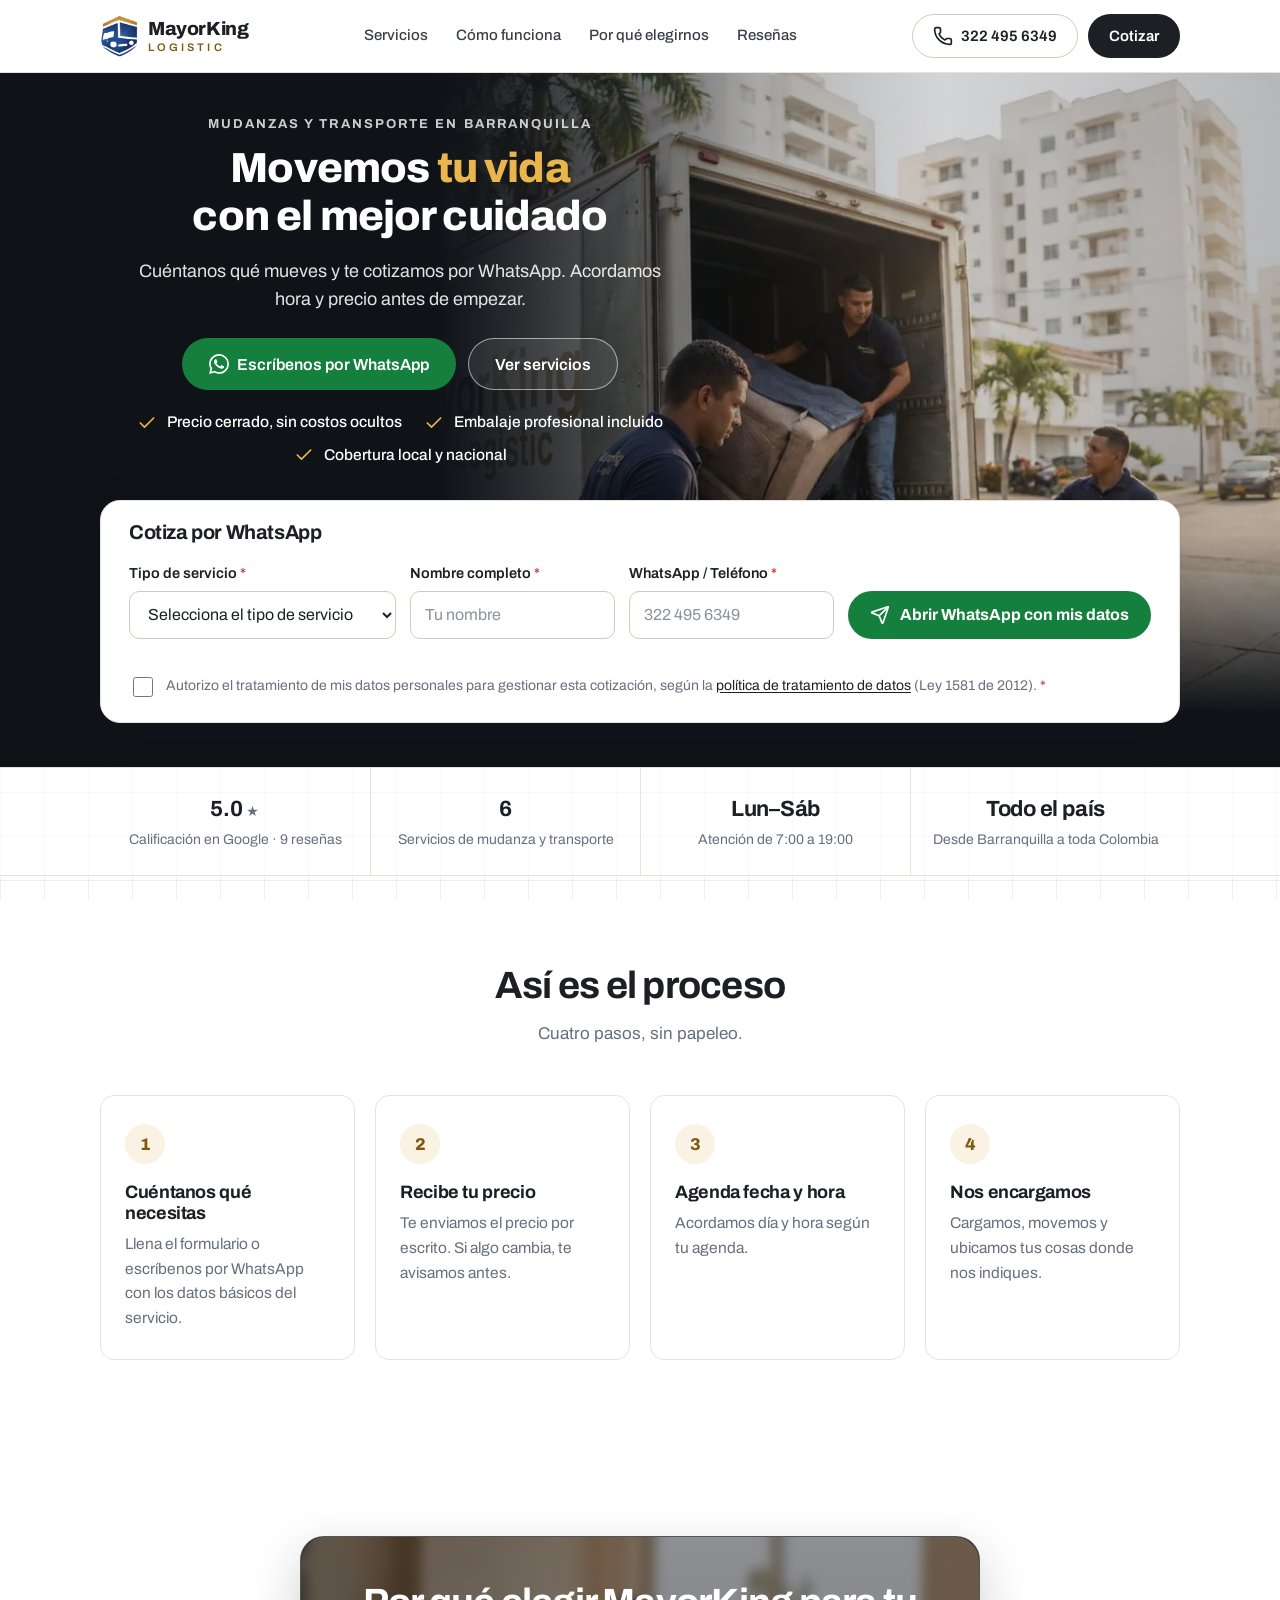
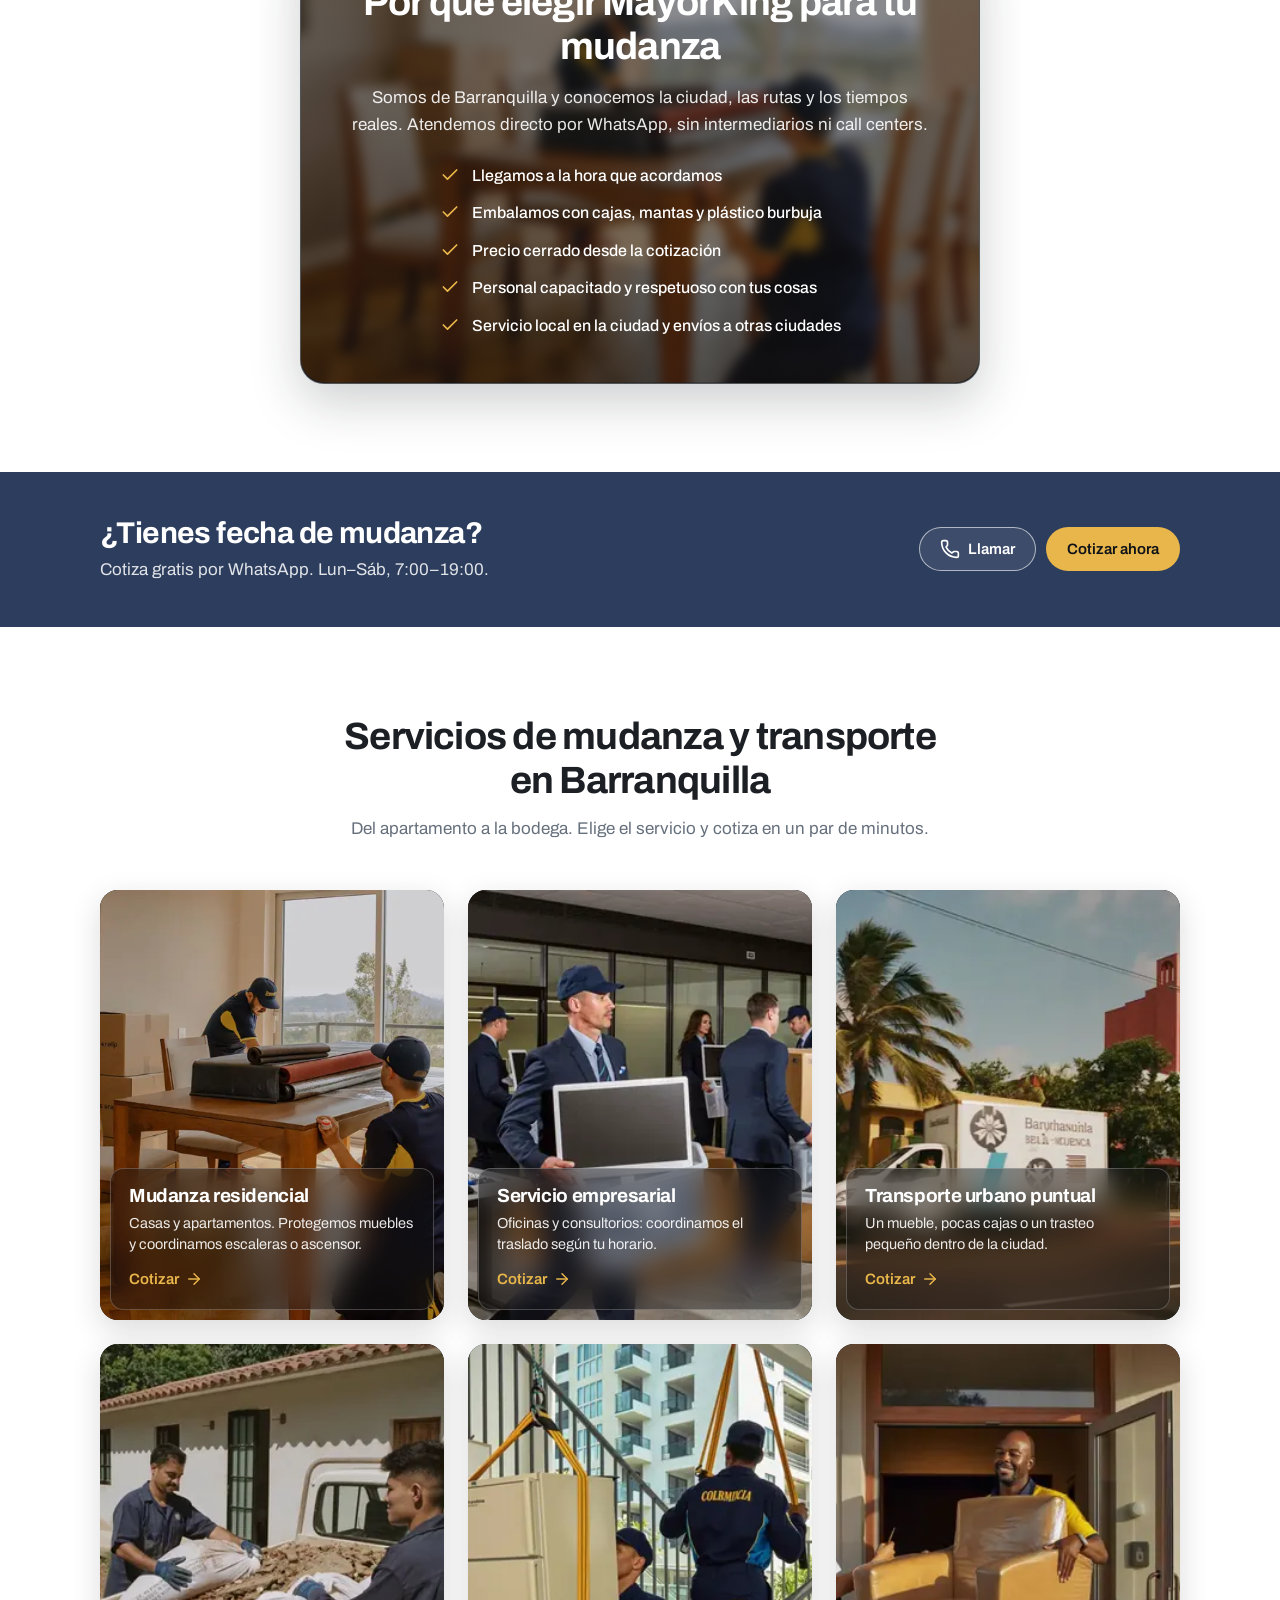
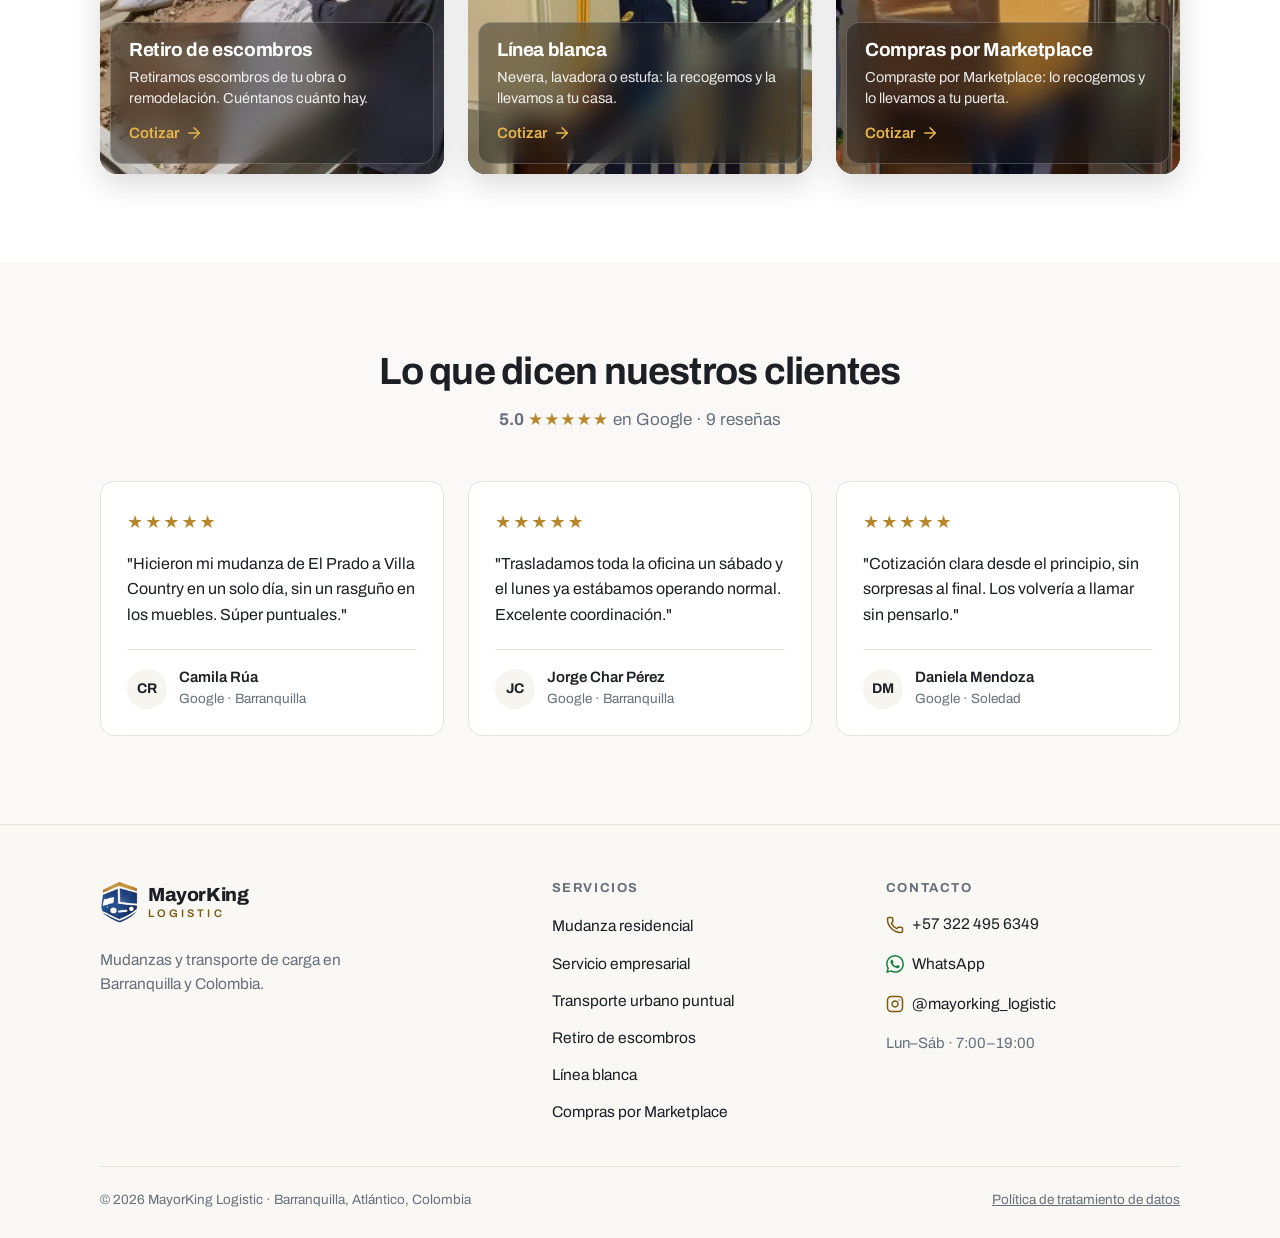
<file: index.html>
<!DOCTYPE html>
<html lang="es-CO">
<head>
  <meta charset="UTF-8">
  <meta name="viewport" content="width=device-width, initial-scale=1.0">
  <title>Mudanzas en Barranquilla y Transporte de Carga | MayorKing</title>
  <meta name="description" content="Mudanzas residenciales y empresariales, transporte de carga y retiro de escombros desde Barranquilla a toda Colombia. Cotiza gratis por WhatsApp.">
  <meta name="theme-color" content="#FFFFFF">
  <meta property="og:title" content="MayorKing Logistic — Mudanzas y Transporte en Barranquilla">
  <meta property="og:description" content="Mudanzas y transporte de carga en Barranquilla y toda Colombia. Precio cerrado y embalaje profesional incluido.">
  <meta property="og:image" content="https://mayorkinglogistic.com/assets/img/hero-operacion.jpg">
  <meta property="og:image:width" content="1200">
  <meta property="og:image:height" content="670">
  <meta property="og:image:alt" content="Equipo de MayorKing Logistic cargando un camión de mudanza en Barranquilla">
  <meta property="og:url" content="https://mayorkinglogistic.com/">
  <meta property="og:type" content="website">
  <meta property="og:locale" content="es_CO">
  <meta property="og:site_name" content="MayorKing Logistic">
  <meta name="twitter:card" content="summary_large_image">
  <meta name="twitter:title" content="MayorKing Logistic — Mudanzas y Transporte en Barranquilla">
  <meta name="twitter:description" content="Mudanzas y transporte de carga en Barranquilla. Cotiza por WhatsApp y acuerda hora y precio antes de empezar.">
  <meta name="twitter:image" content="https://mayorkinglogistic.com/assets/img/hero-operacion.jpg">
  <meta name="geo.region" content="CO-ATL">
  <meta name="geo.placename" content="Barranquilla">
  <meta name="robots" content="index, follow, max-image-preview:large">
  <link rel="canonical" href="https://mayorkinglogistic.com/">
  <link rel="alternate" hreflang="es-CO" href="https://mayorkinglogistic.com/">

  <link rel="preload" href="assets/fonts/archivo-var-latin.woff2" as="font" type="font/woff2" crossorigin>
  <link rel="preload" href="assets/img/hero-operacion.webp" as="image" type="image/webp" fetchpriority="high" imagesrcset="assets/img/hero-operacion-800.webp 800w, assets/img/hero-operacion.webp 1200w" imagesizes="(max-width: 960px) 100vw, 900px">

  <link rel="icon" type="image/png" sizes="48x48" href="assets/logo/favicon-48.png">
  <link rel="apple-touch-icon" href="assets/logo/apple-touch-icon.png">

  <link rel="stylesheet" href="css/style.css?v=7">

  <script type="application/ld+json">
  {
    "@context": "https://schema.org",
    "@type": "MovingCompany",
    "@id": "https://mayorkinglogistic.com/#empresa",
    "name": "MayorKing Logistic",
    "url": "https://mayorkinglogistic.com/",
    "logo": "https://mayorkinglogistic.com/assets/logo/apple-touch-icon.png",
    "image": "https://mayorkinglogistic.com/assets/img/hero-operacion.jpg",
    "description": "Mudanzas residenciales y empresariales, transporte de carga, retiro de escombros y entrega de compras en Barranquilla y toda Colombia.",
    "telephone": "+573224956349",
    "contactPoint": {
      "@type": "ContactPoint",
      "telephone": "+573224956349",
      "contactType": "customer service",
      "areaServed": "CO",
      "availableLanguage": "es"
    },
    "address": {
      "@type": "PostalAddress",
      "addressLocality": "Barranquilla",
      "addressRegion": "Atlántico",
      "addressCountry": "CO"
    },
    "areaServed": [
      { "@type": "AdministrativeArea", "name": "Atlántico" },
      { "@type": "Country", "name": "Colombia" }
    ],
    "openingHoursSpecification": [
      {
        "@type": "OpeningHoursSpecification",
        "dayOfWeek": [
          "Monday",
          "Tuesday",
          "Wednesday",
          "Thursday",
          "Friday",
          "Saturday"
        ],
        "opens": "07:00",
        "closes": "19:00"
      }
    ],
    "sameAs": [
      "https://www.instagram.com/mayorking_logistic/"
    ],
    "hasOfferCatalog": {
      "@type": "OfferCatalog",
      "name": "Servicios",
      "itemListElement": [
        {
          "@type": "Offer",
          "itemOffered": {
            "@type": "Service",
            "name": "Mudanza residencial"
          }
        },
        {
          "@type": "Offer",
          "itemOffered": {
            "@type": "Service",
            "name": "Servicio empresarial y traslado de equipos"
          }
        },
        {
          "@type": "Offer",
          "itemOffered": {
            "@type": "Service",
            "name": "Transporte urbano puntual"
          }
        },
        {
          "@type": "Offer",
          "itemOffered": {
            "@type": "Service",
            "name": "Retiro de escombros"
          }
        },
        {
          "@type": "Offer",
          "itemOffered": {
            "@type": "Service",
            "name": "Transporte de línea blanca"
          }
        },
        {
          "@type": "Offer",
          "itemOffered": {
            "@type": "Service",
            "name": "Compras por Marketplace"
          }
        }
      ]
    }
  }
  </script>
</head>
<body>
<svg xmlns="http://www.w3.org/2000/svg" class="sprite" width="0" height="0" aria-hidden="true" focusable="false">
<symbol id="i-arrow-right" viewBox="0 0 24 24"><path d="M5 12h14" /> <path d="m12 5 7 7-7 7" /></symbol>
<symbol id="i-check" viewBox="0 0 24 24"><path d="M20 6 9 17l-5-5" /></symbol>
<symbol id="i-instagram" viewBox="0 0 24 24"><rect width="20" height="20" x="2" y="2" rx="5" ry="5"/><path d="M16 11.37A4 4 0 1 1 12.63 8 4 4 0 0 1 16 11.37z"/><line x1="17.5" x2="17.51" y1="6.5" y2="6.5"/></symbol>
<symbol id="i-menu" viewBox="0 0 24 24"><path d="M4 5h16" /> <path d="M4 12h16" /> <path d="M4 19h16" /></symbol>
<symbol id="i-x" viewBox="0 0 24 24"><path d="M18 6 6 18" /> <path d="m6 6 12 12" /></symbol>
<symbol id="i-whatsapp" viewBox="0 0 24 24"><path d="M17.472 14.382c-.297-.149-1.758-.867-2.03-.967-.273-.099-.471-.148-.67.15-.197.297-.767.966-.94 1.164-.173.199-.347.223-.644.075-.297-.15-1.255-.463-2.39-1.475-.883-.788-1.48-1.761-1.653-2.059-.173-.297-.018-.458.13-.606.134-.133.298-.347.446-.52.149-.174.198-.298.298-.497.099-.198.05-.371-.025-.52-.075-.149-.669-1.612-.916-2.207-.242-.579-.487-.5-.669-.51-.173-.008-.371-.01-.57-.01-.198 0-.52.074-.792.372-.272.297-1.04 1.016-1.04 2.479 0 1.462 1.065 2.875 1.213 3.074.149.198 2.096 3.2 5.077 4.487.709.306 1.262.489 1.694.625.712.227 1.36.195 1.871.118.571-.085 1.758-.719 2.006-1.413.248-.694.248-1.289.173-1.413-.074-.124-.272-.198-.57-.347m-5.421 7.403h-.004a9.87 9.87 0 01-5.031-1.378l-.361-.214-3.741.982.998-3.648-.235-.374a9.86 9.86 0 01-1.51-5.26c.001-5.45 4.436-9.884 9.888-9.884 2.64 0 5.122 1.03 6.988 2.898a9.825 9.825 0 012.893 6.994c-.003 5.45-4.437 9.884-9.885 9.884m8.413-18.297A11.815 11.815 0 0012.05 0C5.495 0 .16 5.335.157 11.892c0 2.096.547 4.142 1.588 5.945L.057 24l6.305-1.654a11.882 11.882 0 005.683 1.448h.005c6.554 0 11.89-5.335 11.893-11.893a11.821 11.821 0 00-3.48-8.413Z"/></symbol>
<symbol id="i-phone" viewBox="0 0 24 24"><path d="M13.832 16.568a1 1 0 0 0 1.213-.303l.355-.465A2 2 0 0 1 17 15h3a2 2 0 0 1 2 2v3a2 2 0 0 1-2 2A18 18 0 0 1 2 4a2 2 0 0 1 2-2h3a2 2 0 0 1 2 2v3a2 2 0 0 1-.8 1.6l-.468.351a1 1 0 0 0-.292 1.233 14 14 0 0 0 6.392 6.384" /></symbol>
<symbol id="i-send" viewBox="0 0 24 24"><path d="M14.536 21.686a.5.5 0 0 0 .937-.024l6.5-19a.496.496 0 0 0-.635-.635l-19 6.5a.5.5 0 0 0-.024.937l7.93 3.18a2 2 0 0 1 1.112 1.11z" /> <path d="m21.854 2.147-10.94 10.939" /></symbol>
</svg>

  <a href="#main-content" class="skip-link">Ir al contenido principal</a>

  <!-- ── HEADER ── -->
  <header class="site-header">
    <div class="container nav-inner">
      <a href="#hero" class="brand" aria-label="MayorKing Logistic — inicio">
        <span class="brand-mark"><img src="assets/logo/logo-mayorking.webp" alt="" width="38" height="42"></span>
        <span class="brand-text">
          <span class="brand-name">MayorKing</span>
          <span class="brand-sub">Logistic</span>
        </span>
      </a>

      <nav class="nav-links" aria-label="Navegación principal">
        <a href="#servicios">Servicios</a>
        <a href="#como-funciona">Cómo funciona</a>
        <a href="#por-que-elegirnos">Por qué elegirnos</a>
        <a href="#testimonios">Reseñas</a>
      </nav>

      <div class="nav-actions">
        <a href="tel:+573224956349" class="btn btn-line nav-call" aria-label="Llamar al 322 495 6349">
          <svg class="icon" aria-hidden="true" focusable="false"><use href="#i-phone"/></svg> 322&nbsp;495&nbsp;6349
        </a>
        <a href="#cotizar" class="btn btn-dark nav-cta">Cotizar</a>
        <button id="menu-toggle" type="button" aria-label="Abrir menú" aria-expanded="false" aria-controls="mobile-menu">
          <svg class="icon icon-open" aria-hidden="true" focusable="false"><use href="#i-menu"/></svg>
          <svg class="icon icon-close" aria-hidden="true" focusable="false"><use href="#i-x"/></svg>
        </button>
      </div>
    </div>

    <nav id="mobile-menu" class="hidden" aria-label="Menú móvil">
      <a href="#servicios">Servicios</a>
      <a href="#como-funciona">Cómo funciona</a>
      <a href="#por-que-elegirnos">Por qué elegirnos</a>
      <a href="#testimonios">Reseñas</a>
      <a href="tel:+573224956349" class="btn btn-line mm-call" aria-label="Llamar ahora a MayorKing Logistic"><svg class="icon" aria-hidden="true" focusable="false"><use href="#i-phone"/></svg> Llamar ahora</a>
    </nav>
  </header>

  <main id="main-content">

  <!-- ── HERO ── -->
  <section id="hero" class="hero">

      <figure class="hero-photo">
        <img src="assets/img/hero-operacion.webp" srcset="assets/img/hero-operacion-800.webp 800w, assets/img/hero-operacion.webp 1200w" sizes="(max-width: 960px) 100vw, 900px" alt="Equipo de MayorKing Logistic cargando un camión de mudanza en Barranquilla" width="1200" height="670" fetchpriority="high" decoding="async">
      </figure>
    <div class="container hero-grid">
      <div class="hero-copy">
        <h1><span class="hero-kicker">Mudanzas y transporte en Barranquilla</span>Movemos <em>tu vida</em> con el mejor cuidado</h1>
        <p class="hero-lead">
          Cuéntanos qué mueves y te cotizamos por WhatsApp. Acordamos hora y precio antes de empezar.
        </p>
        <div class="hero-ctas">
          <a href="https://wa.me/message/2OT4D4LKJHDZN1" target="_blank" rel="noopener" class="btn btn-wa btn-lg">
            <svg class="icon icon-wa" aria-hidden="true" focusable="false"><use href="#i-whatsapp"/></svg> Escríbenos por WhatsApp
          </a>
          <a href="#servicios" class="btn btn-line btn-lg">Ver servicios</a>
        </div>
        <ul class="hero-points">
          <li><svg class="icon" aria-hidden="true" focusable="false"><use href="#i-check"/></svg> Precio cerrado, sin costos ocultos</li>
          <li><svg class="icon" aria-hidden="true" focusable="false"><use href="#i-check"/></svg> Embalaje profesional incluido</li>
          <li><svg class="icon" aria-hidden="true" focusable="false"><use href="#i-check"/></svg> Cobertura local y nacional</li>
        </ul>
      </div>

      <a href="#cotizar" class="hero-down" aria-label="Ir al cotizador">
        <svg class="icon" aria-hidden="true" focusable="false"><use href="#i-arrow-right"/></svg>
      </a>
    </div>

    <div id="cotizar" class="container quote-wrap">
      <form id="form-cotizacion" class="quote-bar" novalidate>
        <h2 class="quote-tab">Cotiza por WhatsApp</h2>
        <div class="quote-main">
          <div class="field">
          <label for="tipo-servicio">Tipo de servicio <span class="req" aria-hidden="true">*</span></label>
          <select id="tipo-servicio" name="tipo_servicio" required class="mk-input">
            <option value="" disabled selected>Selecciona el tipo de servicio</option>
            <option>Mudanza residencial</option>
            <option>Servicio empresarial / traslado de equipos</option>
            <option>Transporte urbano puntual</option>
            <option>Retiro de escombros</option>
            <option>Compra y transporte de línea blanca</option>
            <option>Compras por Marketplace</option>
          </select>
        </div>
          <div class="field">
            <label for="nombre-cliente">Nombre completo <span class="req" aria-hidden="true">*</span></label>
            <input type="text" maxlength="120" id="nombre-cliente" name="nombre" required placeholder="Tu nombre" class="mk-input" autocomplete="name">
          </div>
          <div class="field">
            <label for="telefono-cliente">WhatsApp / Teléfono <span class="req" aria-hidden="true">*</span></label>
            <input type="tel" id="telefono-cliente" name="telefono" required maxlength="20" inputmode="tel" placeholder="322 495 6349" class="mk-input" autocomplete="tel">
          </div>
          <button type="submit" id="btn-cotizar">
            <svg class="icon" aria-hidden="true" focusable="false"><use href="#i-send"/></svg>
            <span>Abrir WhatsApp con mis datos</span>
          </button>
        </div>

        <div class="quote-details">
<!-- Grupo 1: Mudanza residencial -->
        <div class="grupo-servicio hidden" data-servicio="Mudanza residencial">
          <div class="field">
            <label for="recogida-res">Punto de recogida</label>
            <input type="text" maxlength="120" id="recogida-res" data-label="📍 Punto de recogida" placeholder="Dirección origen" class="mk-input">
          </div>
          <div class="field">
            <label for="entrega-res">Punto de entrega</label>
            <input type="text" maxlength="120" id="entrega-res" data-label="📍 Punto de entrega" placeholder="Dirección destino" class="mk-input">
          </div>
          <div class="field">
            <label for="fecha-res">Fecha del servicio</label>
            <input type="date" id="fecha-res" data-label="📅 Fecha del servicio" class="mk-input">
          </div>
          <div class="field">
            <label for="vivienda-res">Tipo de vivienda y piso</label>
            <input type="text" maxlength="120" id="vivienda-res" data-label="🏢 Tipo de vivienda y piso" placeholder="Ej: Apartamento piso 3" class="mk-input">
          </div>
          <div class="field">
            <label for="ascensor-res">¿Tiene ascensor?</label>
            <select id="ascensor-res" data-label="🛗 ¿Tiene ascensor?" class="mk-input">
              <option value="" disabled selected>Selecciona</option>
              <option>Sí</option><option>No</option>
            </select>
          </div>
          <div class="field">
            <label for="cantidad-res">Cantidad aproximada de muebles y cajas</label>
            <input type="text" maxlength="120" id="cantidad-res" data-label="📦 Cantidad aproximada de muebles y cajas" placeholder="Ej: 10 cajas, 5 muebles" class="mk-input">
          </div>
        </div>

        <!-- Grupo 2: Servicio empresarial -->
        <div class="grupo-servicio hidden" data-servicio="Servicio empresarial / traslado de equipos">
          <div class="field">
            <label for="empresa-emp">Nombre de la empresa</label>
            <input type="text" maxlength="120" id="empresa-emp" data-label="🏢 Nombre de la empresa" class="mk-input">
          </div>
          <div class="field">
            <label for="recogida-emp">Dirección de recogida</label>
            <input type="text" maxlength="120" id="recogida-emp" data-label="📍 Dirección de recogida" class="mk-input">
          </div>
          <div class="field">
            <label for="entrega-emp">Dirección de entrega</label>
            <input type="text" maxlength="120" id="entrega-emp" data-label="📍 Dirección de entrega" class="mk-input">
          </div>
          <div class="field">
            <label for="equipos-emp">Tipo de equipos o materiales</label>
            <input type="text" maxlength="120" id="equipos-emp" data-label="📦 Tipo de equipos o materiales" class="mk-input">
          </div>
          <div class="field">
            <label for="volumen-emp">Cantidad o volumen aproximado</label>
            <input type="text" maxlength="120" id="volumen-emp" data-label="⚖️ Cantidad o volumen aproximado" class="mk-input">
          </div>
          <div class="field-row">
            <div class="field">
              <label for="fecha-emp">Fecha</label>
              <input type="date" id="fecha-emp" data-label="📅 Fecha" class="mk-input">
            </div>
            <div class="field">
              <label for="horario-emp">Horario</label>
              <input type="time" id="horario-emp" data-label="🕐 Horario" class="mk-input">
            </div>
          </div>
        </div>

        <!-- Grupo 3: Transporte urbano puntual -->
        <div class="grupo-servicio hidden" data-servicio="Transporte urbano puntual">
          <div class="field">
            <label for="recogida-urb">Punto de recogida</label>
            <input type="text" maxlength="120" id="recogida-urb" data-label="📍 Punto de recogida" class="mk-input">
          </div>
          <div class="field">
            <label for="entrega-urb">Punto de entrega</label>
            <input type="text" maxlength="120" id="entrega-urb" data-label="📍 Punto de entrega" class="mk-input">
          </div>
          <div class="field">
            <label for="que-urb">¿Qué se va a transportar?</label>
            <input type="text" maxlength="120" id="que-urb" data-label="📦 ¿Qué se va a transportar?" class="mk-input">
          </div>
          <div class="field-row">
            <div class="field">
              <label for="fecha-urb">Fecha</label>
              <input type="date" id="fecha-urb" data-label="📅 Fecha" class="mk-input">
            </div>
            <div class="field">
              <label for="hora-urb">Hora</label>
              <input type="time" id="hora-urb" data-label="🕐 Hora" class="mk-input">
            </div>
          </div>
        </div>

        <!-- Grupo 4: Retiro de escombros -->
        <div class="grupo-servicio hidden" data-servicio="Retiro de escombros">
          <div class="field">
            <label for="direccion-esc">Dirección del servicio</label>
            <input type="text" maxlength="120" id="direccion-esc" data-label="📍 Dirección del servicio" class="mk-input">
          </div>
          <div class="field">
            <label for="cantidad-esc">Cantidad aproximada de escombros</label>
            <input type="text" maxlength="120" id="cantidad-esc" data-label="🗑️ Cantidad aproximada de escombros" class="mk-input">
          </div>
          <div class="field">
            <label for="vehiculo-esc">¿Requiere volqueta o camión?</label>
            <select id="vehiculo-esc" data-label="🚚 ¿Requiere volqueta o camión?" class="mk-input">
              <option value="" disabled selected>Selecciona</option>
              <option>Volqueta</option><option>Camión</option>
            </select>
          </div>
          <div class="field">
            <label for="fecha-esc">Fecha</label>
            <input type="date" id="fecha-esc" data-label="📅 Fecha" class="mk-input">
          </div>
        </div>

        <!-- Grupo 5: Línea blanca -->
        <div class="grupo-servicio hidden" data-servicio="Compra y transporte de línea blanca">
          <div class="field">
            <label for="equipo-lb">¿Qué equipo vas a comprar?</label>
            <input type="text" maxlength="120" id="equipo-lb" data-label="🛒 ¿Qué equipo vas a comprar?" placeholder="Ej: nevera, lavadora…" class="mk-input">
          </div>
          <div class="field">
            <label for="compra-lb">Dirección de compra</label>
            <input type="text" maxlength="120" id="compra-lb" data-label="📍 Dirección de compra" class="mk-input">
          </div>
          <div class="field">
            <label for="entrega-lb">Dirección de entrega</label>
            <input type="text" maxlength="120" id="entrega-lb" data-label="📍 Dirección de entrega" class="mk-input">
          </div>
          <div class="field">
            <label for="piso-lb">Piso y ascensor en destino</label>
            <input type="text" maxlength="120" id="piso-lb" data-label="🏢 Piso y ascensor en destino" class="mk-input">
          </div>
          <div class="field">
            <label for="fecha-lb">Fecha</label>
            <input type="date" id="fecha-lb" data-label="📅 Fecha" class="mk-input">
          </div>
        </div>

        <!-- Grupo 6: Marketplace -->
        <div class="grupo-servicio hidden" data-servicio="Compras por Marketplace">
          <div class="field">
            <label for="vendedor-mp">Dirección del vendedor</label>
            <input type="text" maxlength="120" id="vendedor-mp" data-label="📍 Dirección del vendedor" class="mk-input">
          </div>
          <div class="field">
            <label for="entrega-mp">Dirección de entrega</label>
            <input type="text" maxlength="120" id="entrega-mp" data-label="📍 Dirección de entrega" class="mk-input">
          </div>
          <div class="field">
            <label for="producto-mp">¿Qué producto es?</label>
            <input type="text" maxlength="120" id="producto-mp" data-label="📦 ¿Qué producto es?" class="mk-input">
          </div>
          <div class="field">
            <label for="tamano-mp">Tamaño / peso aproximado</label>
            <input type="text" maxlength="120" id="tamano-mp" data-label="⚖️ Tamaño/peso aproximado" class="mk-input">
          </div>
          <div class="field-row">
            <div class="field">
              <label for="fecha-mp">Fecha</label>
              <input type="date" id="fecha-mp" data-label="📅 Fecha" class="mk-input">
            </div>
            <div class="field">
              <label for="hora-mp">Hora</label>
              <input type="time" id="hora-mp" data-label="🕐 Hora" class="mk-input">
            </div>
          </div>
        </div>
        </div>

        <label class="consent">
          <input type="checkbox" id="acepto-datos" name="acepto_datos" required>
          <span>Autorizo el tratamiento de mis datos personales para gestionar esta cotización, según la <a href="/politica-datos" target="_blank" rel="noopener">política de tratamiento de datos</a> (Ley 1581 de 2012). <span class="req" aria-hidden="true">*</span></span>
        </label>

        <div id="form-error" class="hidden" role="alert"></div>
      </form>
    </div>
  </section>

  <!-- ── CONFIANZA ── -->
  <section class="trust" aria-label="Datos de confianza">
    <div class="container trust-grid">
      <div class="trust-item"><b>5.0 <span class="stars" aria-hidden="true">★</span></b><span>Calificación en Google · 9 reseñas</span></div>
      <div class="trust-item"><b>6</b><span>Servicios de mudanza y transporte</span></div>
      <div class="trust-item"><b>Lun–Sáb</b><span>Atención de 7:00 a 19:00</span></div>
      <div class="trust-item"><b>Todo el país</b><span>Desde Barranquilla a toda Colombia</span></div>
    </div>
  </section>

  <!-- ── PASOS ── -->
  <section id="como-funciona" class="section">
    <div class="container">
      <div class="section-head">
        <h2>Así es el proceso</h2>
        <p>Cuatro pasos, sin papeleo.</p>
      </div>

      <ol class="steps">
        <li class="step">
          <span class="step-n">1</span>
          <h3>Cuéntanos qué necesitas</h3>
          <p>Llena el formulario o escríbenos por WhatsApp con los datos básicos del servicio.</p>
        </li>
        <li class="step">
          <span class="step-n">2</span>
          <h3>Recibe tu precio</h3>
          <p>Te enviamos el precio por escrito. Si algo cambia, te avisamos antes.</p>
        </li>
        <li class="step">
          <span class="step-n">3</span>
          <h3>Agenda fecha y hora</h3>
          <p>Acordamos día y hora según tu agenda.</p>
        </li>
        <li class="step">
          <span class="step-n">4</span>
          <h3>Nos encargamos</h3>
          <p>Cargamos, movemos y ubicamos tus cosas donde nos indiques.</p>
        </li>
      </ol>
    </div>
  </section>

  <!-- ── POR QUÉ ELEGIRNOS ── -->
  <section id="por-que-elegirnos" class="section why">
    <div class="container why-wrap">
      <div class="why-copy">
        <h2>Por qué elegir MayorKing para tu mudanza</h2>
        <p>Somos de Barranquilla y conocemos la ciudad, las rutas y los tiempos reales. Atendemos directo por WhatsApp, sin intermediarios ni call centers.</p>
        <ul class="checklist">
          <li><svg class="icon" aria-hidden="true" focusable="false"><use href="#i-check"/></svg> Llegamos a la hora que acordamos</li>
          <li><svg class="icon" aria-hidden="true" focusable="false"><use href="#i-check"/></svg> Embalamos con cajas, mantas y plástico burbuja</li>
          <li><svg class="icon" aria-hidden="true" focusable="false"><use href="#i-check"/></svg> Precio cerrado desde la cotización</li>
          <li><svg class="icon" aria-hidden="true" focusable="false"><use href="#i-check"/></svg> Personal capacitado y respetuoso con tus cosas</li>
          <li><svg class="icon" aria-hidden="true" focusable="false"><use href="#i-check"/></svg> Servicio local en la ciudad y envíos a otras ciudades</li>
        </ul>
      </div>
    </div>
  </section>

  <!-- ── BANDA CTA ── -->
  <section class="cta-band" aria-label="Llamado a la acción">
    <div class="container cta-inner">
      <div>
        <h2>¿Tienes fecha de mudanza?</h2>
        <p>Cotiza gratis por WhatsApp. Lun–Sáb, 7:00–19:00.</p>
      </div>
      <div class="cta-actions">
        <a href="tel:+573224956349" class="btn btn-line"><svg class="icon" aria-hidden="true" focusable="false"><use href="#i-phone"/></svg> Llamar</a>
        <a href="#cotizar" class="btn btn-dark">Cotizar ahora</a>
      </div>
    </div>
  </section>

  <!-- ── SERVICIOS ── -->
  <section id="servicios" class="section services">
    <div class="container">
      <div class="section-head">
        <h2>Servicios de mudanza y transporte en Barranquilla</h2>
        <p>Del apartamento a la bodega. Elige el servicio y cotiza en un par de minutos.</p>
      </div>

      <div class="services-grid">

        <article class="svc-card">
          <div class="svc-media">
            <img src="assets/img/srv-residencial.webp" srcset="assets/img/srv-residencial-480.webp 480w, assets/img/srv-residencial.webp 800w" sizes="(max-width: 960px) 50vw, 344px" alt="Embaladores de MayorKing protegiendo muebles en un apartamento" width="800" height="600" loading="lazy" decoding="async">
          </div>
          <div class="svc-body">
            <h3>Mudanza residencial</h3>
            <p>Casas y apartamentos. Protegemos muebles y coordinamos escaleras o ascensor.</p>
            <a href="#cotizar" class="svc-link" data-servicio="Mudanza residencial">Cotizar <svg class="icon" aria-hidden="true" focusable="false"><use href="#i-arrow-right"/></svg></a>
          </div>
        </article>

        <article class="svc-card">
          <div class="svc-media">
            <img src="assets/img/srv-empresarial.webp" srcset="assets/img/srv-empresarial-480.webp 480w, assets/img/srv-empresarial.webp 800w" sizes="(max-width: 960px) 50vw, 344px" alt="Traslado de equipos de oficina embalados" width="800" height="600" loading="lazy" decoding="async">
          </div>
          <div class="svc-body">
            <h3>Servicio empresarial</h3>
            <p>Oficinas y consultorios: coordinamos el traslado según tu horario.</p>
            <a href="#cotizar" class="svc-link" data-servicio="Servicio empresarial / traslado de equipos">Cotizar <svg class="icon" aria-hidden="true" focusable="false"><use href="#i-arrow-right"/></svg></a>
          </div>
        </article>

        <article class="svc-card">
          <div class="svc-media">
            <img src="assets/img/srv-urbano.webp" srcset="assets/img/srv-urbano-480.webp 480w, assets/img/srv-urbano.webp 800w" sizes="(max-width: 960px) 50vw, 344px" alt="Furgón de transporte urbano en calle de Barranquilla" width="800" height="600" loading="lazy" decoding="async">
          </div>
          <div class="svc-body">
            <h3>Transporte urbano puntual</h3>
            <p>Un mueble, pocas cajas o un trasteo pequeño dentro de la ciudad.</p>
            <a href="#cotizar" class="svc-link" data-servicio="Transporte urbano puntual">Cotizar <svg class="icon" aria-hidden="true" focusable="false"><use href="#i-arrow-right"/></svg></a>
          </div>
        </article>

        <article class="svc-card">
          <div class="svc-media">
            <img src="assets/img/srv-escombros.webp" srcset="assets/img/srv-escombros-480.webp 480w, assets/img/srv-escombros.webp 800w" sizes="(max-width: 960px) 50vw, 344px" alt="Operarios cargando escombros en camión" width="800" height="600" loading="lazy" decoding="async">
          </div>
          <div class="svc-body">
            <h3>Retiro de escombros</h3>
            <p>Retiramos escombros de tu obra o remodelación. Cuéntanos cuánto hay.</p>
            <a href="#cotizar" class="svc-link" data-servicio="Retiro de escombros">Cotizar <svg class="icon" aria-hidden="true" focusable="false"><use href="#i-arrow-right"/></svg></a>
          </div>
        </article>

        <article class="svc-card">
          <div class="svc-media">
            <img src="assets/img/srv-lineablanca.webp" srcset="assets/img/srv-lineablanca-480.webp 480w, assets/img/srv-lineablanca.webp 800w" sizes="(max-width: 960px) 50vw, 344px" alt="Operarios transportando una nevera con correas de carga" width="800" height="600" loading="lazy" decoding="async">
          </div>
          <div class="svc-body">
            <h3>Línea blanca</h3>
            <p>Nevera, lavadora o estufa: la recogemos y la llevamos a tu casa.</p>
            <a href="#cotizar" class="svc-link" data-servicio="Compra y transporte de línea blanca">Cotizar <svg class="icon" aria-hidden="true" focusable="false"><use href="#i-arrow-right"/></svg></a>
          </div>
        </article>

        <article class="svc-card">
          <div class="svc-media">
            <img src="assets/img/srv-marketplace.webp" srcset="assets/img/srv-marketplace-480.webp 480w, assets/img/srv-marketplace.webp 800w" sizes="(max-width: 960px) 50vw, 344px" alt="Entrega de compra de Marketplace en la puerta del cliente" width="800" height="600" loading="lazy" decoding="async">
          </div>
          <div class="svc-body">
            <h3>Compras por Marketplace</h3>
            <p>Compraste por Marketplace: lo recogemos y lo llevamos a tu puerta.</p>
            <a href="#cotizar" class="svc-link" data-servicio="Compras por Marketplace">Cotizar <svg class="icon" aria-hidden="true" focusable="false"><use href="#i-arrow-right"/></svg></a>
          </div>
        </article>

      </div>
    </div>
  </section>

  <!-- ── RESEÑAS ── -->
  <section id="testimonios" class="section section-soft">
    <div class="container">
      <div class="section-head">
        <h2>Lo que dicen nuestros clientes</h2>
        <p><b>5.0</b> <span class="stars" aria-hidden="true">★★★★★</span> en Google · 9 reseñas</p>
      </div>

      <div class="reviews-grid">

        <article class="review">
          <p class="review-stars" role="img" aria-label="5 de 5 estrellas">★★★★★</p>
          <p class="review-text">"Hicieron mi mudanza de El Prado a Villa Country en un solo día, sin un rasguño en los muebles. Súper puntuales."</p>
          <div class="review-foot">
            <span class="review-avatar">CR</span>
            <div>
              <p class="review-name">Camila Rúa</p>
              <p class="review-src">Google · Barranquilla</p>
            </div>
          </div>
        </article>

        <article class="review">
          <p class="review-stars" role="img" aria-label="5 de 5 estrellas">★★★★★</p>
          <p class="review-text">"Trasladamos toda la oficina un sábado y el lunes ya estábamos operando normal. Excelente coordinación."</p>
          <div class="review-foot">
            <span class="review-avatar">JC</span>
            <div>
              <p class="review-name">Jorge Char Pérez</p>
              <p class="review-src">Google · Barranquilla</p>
            </div>
          </div>
        </article>

        <article class="review">
          <p class="review-stars" role="img" aria-label="5 de 5 estrellas">★★★★★</p>
          <p class="review-text">"Cotización clara desde el principio, sin sorpresas al final. Los volvería a llamar sin pensarlo."</p>
          <div class="review-foot">
            <span class="review-avatar">DM</span>
            <div>
              <p class="review-name">Daniela Mendoza</p>
              <p class="review-src">Google · Soledad</p>
            </div>
          </div>
        </article>

      </div>
    </div>
  </section>

  </main>

  <!-- ── WhatsApp flotante ── -->
  <a href="https://wa.me/message/2OT4D4LKJHDZN1" target="_blank" rel="noopener"
     aria-label="Contactar por WhatsApp (se abre en una pestaña nueva)" class="wa-float">
    <svg class="icon icon-wa" aria-hidden="true" focusable="false"><use href="#i-whatsapp"/></svg>
  </a>

  <!-- ── FOOTER ── -->
  <footer class="site-footer">
    <div class="container">
      <div class="footer-grid">

        <div class="footer-brand">
          <a href="#hero" class="brand" aria-label="MayorKing Logistic — inicio">
            <span class="brand-mark"><img src="assets/logo/logo-mayorking.webp" alt="" width="38" height="42"></span>
            <span class="brand-text">
              <span class="brand-name">MayorKing</span>
              <span class="brand-sub">Logistic</span>
            </span>
          </a>
          <p>Mudanzas y transporte de carga en Barranquilla y Colombia.</p>
        </div>

        <div class="footer-col">
          <h3>Servicios</h3>
          <ul>
            <li><a href="#servicios">Mudanza residencial</a></li>
            <li><a href="#servicios">Servicio empresarial</a></li>
            <li><a href="#servicios">Transporte urbano puntual</a></li>
            <li><a href="#servicios">Retiro de escombros</a></li>
            <li><a href="#servicios">Línea blanca</a></li>
            <li><a href="#servicios">Compras por Marketplace</a></li>
          </ul>
        </div>

        <div class="footer-col">
          <h3>Contacto</h3>
          <ul>
            <li><a href="tel:+573224956349"><svg class="icon" aria-hidden="true" focusable="false"><use href="#i-phone"/></svg> +57&nbsp;322&nbsp;495&nbsp;6349</a></li>
            <li><a href="https://wa.me/message/2OT4D4LKJHDZN1" target="_blank" rel="noopener"><svg class="icon icon-wa" aria-hidden="true" focusable="false"><use href="#i-whatsapp"/></svg> WhatsApp</a></li>
            <li><a href="https://www.instagram.com/mayorking_logistic/" target="_blank" rel="noopener"><svg class="icon" aria-hidden="true" focusable="false"><use href="#i-instagram"/></svg> @mayorking_logistic</a></li>
            <li class="footer-hours">Lun–Sáb · 7:00–19:00</li>
          </ul>
        </div>

      </div>

      <div class="footer-legal">
        <span>© 2026 MayorKing Logistic · Barranquilla, Atlántico, Colombia</span>
        <a href="/politica-datos">Política de tratamiento de datos</a>
      </div>
    </div>
  </footer>

  <script src="js/cotizacion.js?v=7"></script>
  <script src="js/main.js?v=7"></script>
</body>
</html>
</file>
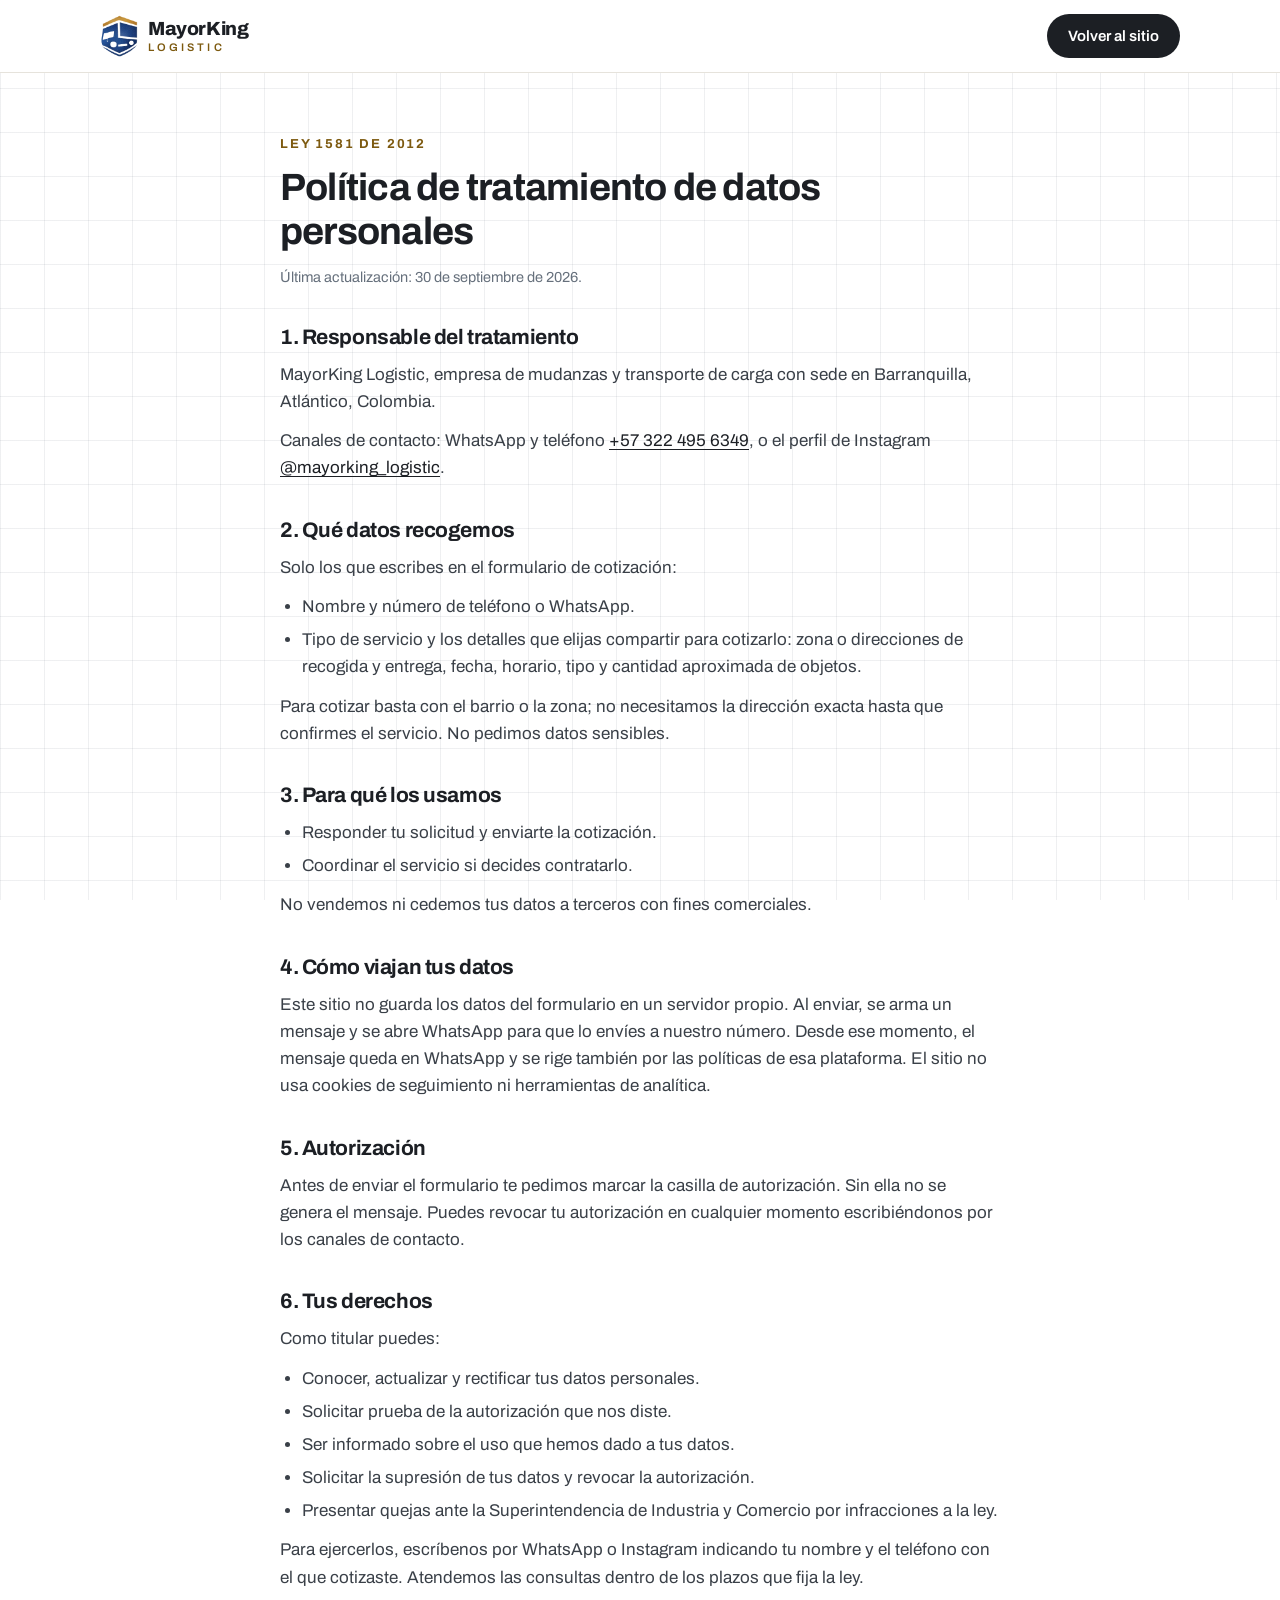
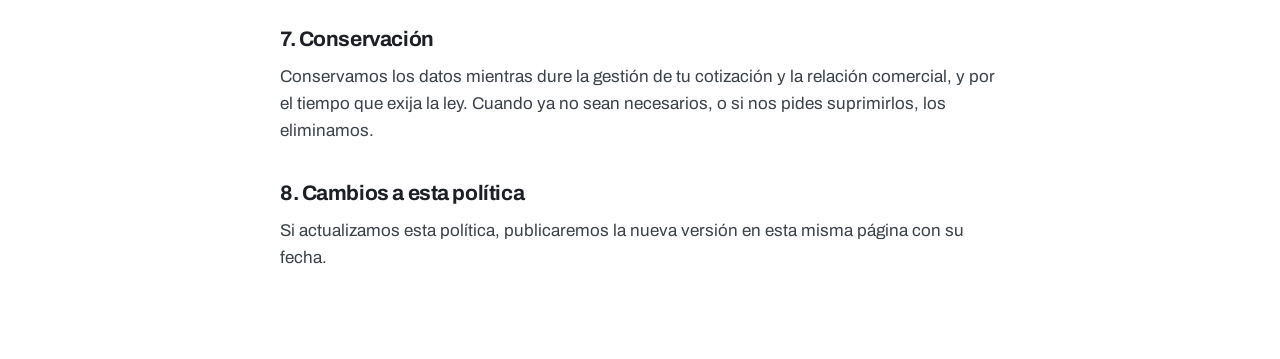
<file: politica-datos.html>
<!DOCTYPE html>
<html lang="es-CO">
<head>
  <meta charset="UTF-8">
  <meta name="viewport" content="width=device-width, initial-scale=1.0">
  <title>Política de tratamiento de datos personales | MayorKing Logistic</title>
  <meta name="description" content="Cómo MayorKing Logistic trata los datos personales que recibe al cotizar, conforme a la Ley 1581 de 2012.">
  <meta name="robots" content="index,follow">
  <link rel="canonical" href="https://mayorkinglogistic.com/politica-datos">
  <meta name="theme-color" content="#FFFFFF">

  <link rel="preload" href="assets/fonts/archivo-var-latin.woff2" as="font" type="font/woff2" crossorigin>
  <link rel="icon" type="image/png" sizes="48x48" href="assets/logo/favicon-48.png">
  <link rel="apple-touch-icon" href="assets/logo/apple-touch-icon.png">
  <link rel="stylesheet" href="css/style.css?v=7">
</head>
<body>

  <header class="site-header">
    <div class="container nav-inner">
      <a href="/" class="brand" aria-label="MayorKing Logistic — volver al inicio">
        <span class="brand-mark"><img src="assets/logo/logo-mayorking.webp" alt="" width="38" height="42"></span>
        <span class="brand-text">
          <span class="brand-name">MayorKing</span>
          <span class="brand-sub">Logistic</span>
        </span>
      </a>
      <a href="/" class="btn btn-dark nav-cta">Volver al sitio</a>
    </div>
  </header>

  <main class="container legal">
    <span class="eyebrow">Ley 1581 de 2012</span>
    <h1>Política de tratamiento de datos personales</h1>
    <p class="legal-meta">Última actualización: 30 de septiembre de 2026.</p>

    <h2>1. Responsable del tratamiento</h2>
    <p>MayorKing Logistic, empresa de mudanzas y transporte de carga con sede en Barranquilla, Atlántico, Colombia.</p>
    <p>Canales de contacto: WhatsApp y teléfono <a href="tel:+573224956349">+57&nbsp;322&nbsp;495&nbsp;6349</a>, o el perfil de Instagram <a href="https://www.instagram.com/mayorking_logistic/" target="_blank" rel="noopener">@mayorking_logistic</a>.</p>

    <h2>2. Qué datos recogemos</h2>
    <p>Solo los que escribes en el formulario de cotización:</p>
    <ul>
      <li>Nombre y número de teléfono o WhatsApp.</li>
      <li>Tipo de servicio y los detalles que elijas compartir para cotizarlo: zona o direcciones de recogida y entrega, fecha, horario, tipo y cantidad aproximada de objetos.</li>
    </ul>
    <p>Para cotizar basta con el barrio o la zona; no necesitamos la dirección exacta hasta que confirmes el servicio. No pedimos datos sensibles.</p>

    <h2>3. Para qué los usamos</h2>
    <ul>
      <li>Responder tu solicitud y enviarte la cotización.</li>
      <li>Coordinar el servicio si decides contratarlo.</li>
    </ul>
    <p>No vendemos ni cedemos tus datos a terceros con fines comerciales.</p>

    <h2>4. Cómo viajan tus datos</h2>
    <p>Este sitio no guarda los datos del formulario en un servidor propio. Al enviar, se arma un mensaje y se abre WhatsApp para que lo envíes a nuestro número. Desde ese momento, el mensaje queda en WhatsApp y se rige también por las políticas de esa plataforma. El sitio no usa cookies de seguimiento ni herramientas de analítica.</p>

    <h2>5. Autorización</h2>
    <p>Antes de enviar el formulario te pedimos marcar la casilla de autorización. Sin ella no se genera el mensaje. Puedes revocar tu autorización en cualquier momento escribiéndonos por los canales de contacto.</p>

    <h2>6. Tus derechos</h2>
    <p>Como titular puedes:</p>
    <ul>
      <li>Conocer, actualizar y rectificar tus datos personales.</li>
      <li>Solicitar prueba de la autorización que nos diste.</li>
      <li>Ser informado sobre el uso que hemos dado a tus datos.</li>
      <li>Solicitar la supresión de tus datos y revocar la autorización.</li>
      <li>Presentar quejas ante la Superintendencia de Industria y Comercio por infracciones a la ley.</li>
    </ul>
    <p>Para ejercerlos, escríbenos por WhatsApp o Instagram indicando tu nombre y el teléfono con el que cotizaste. Atendemos las consultas dentro de los plazos que fija la ley.</p>

    <h2>7. Conservación</h2>
    <p>Conservamos los datos mientras dure la gestión de tu cotización y la relación comercial, y por el tiempo que exija la ley. Cuando ya no sean necesarios, o si nos pides suprimirlos, los eliminamos.</p>

    <h2>8. Cambios a esta política</h2>
    <p>Si actualizamos esta política, publicaremos la nueva versión en esta misma página con su fecha.</p>
  </main>

</body>
</html>
</file>
<file: css/style.css>
/* ════════════════════════════════════════════════════════════════════
   MayorKing Logistic — Sistema claro y limpio
   Tokens · Base · Componentes · Responsive
   ════════════════════════════════════════════════════════════════════ */

/* ── Fuente (autoalojada, subset latin) ──────────────────────────── */
@font-face {
  font-family: 'Archivo';
  font-style: normal;
  font-weight: 300 800;
  font-stretch: 75% 125%;
  font-display: swap;
  src: url(../assets/fonts/archivo-var-latin.woff2) format('woff2');
}

:root {
  /* Color: fondo blanco, texto carbón, acento dorado del logo */
  --bg:        #FFFFFF;
  --soft:      #F7F5F0;   /* secciones alternas, cálido */
  --ink:       #1C1F24;   /* texto y botones principales */
  --text:      #3A4048;
  --muted:     #66707C;
  --line:      #E6E3DC;
  --gold:      #B8872B;   /* acento (logo) */
  --gold-soft: #FAF3E3;
  --gold-text: #7D5A10;   /* dorado como texto sobre claro (AA) */
  --wa:        #15803D;   /* verde WhatsApp con contraste AA bajo texto blanco */
  --danger:    #C93A3F;

  --radius: 14px;
  --radius-sm: 10px;
  --shadow: 0 1px 2px rgba(28,31,36,.05), 0 6px 20px rgba(28,31,36,.06);
  --ease-out: cubic-bezier(0.23, 1, 0.32, 1);
  --container: 1120px;
}

/* ── Base ────────────────────────────────────────────────────────── */
*, *::before, *::after { box-sizing: border-box; }
html { scroll-behavior: smooth; scroll-padding-top: 84px; -webkit-text-size-adjust: 100%; }
body {
  margin: 0;
  font-family: 'Archivo', system-ui, -apple-system, 'Segoe UI', Roboto, sans-serif;
  font-size: 17px;
  line-height: 1.6;
  color: var(--text);
  background: var(--bg);
  -webkit-font-smoothing: antialiased;
}
/* Fondo: malla cuadriculada gris, fina y translúcida, fija detrás de todo */
body::before {
  content: ""; position: fixed; inset: 0; z-index: -1; pointer-events: none;
  background-image:
    linear-gradient(to right, rgba(96,104,118,.10) 1px, transparent 1px),
    linear-gradient(to bottom, rgba(96,104,118,.10) 1px, transparent 1px);
  background-size: 44px 44px;
}
img { max-width: 100%; height: auto; display: block; }
a { color: inherit; }
h1, h2, h3 { margin: 0; color: var(--ink); line-height: 1.15; letter-spacing: -0.02em; font-weight: 700; }
p { margin: 0; }
ul, ol { margin: 0; padding: 0; list-style: none; }
:focus-visible { outline: 3px solid var(--gold); outline-offset: 3px; border-radius: 4px; }

.container { width: 100%; max-width: var(--container); margin: 0 auto; padding: 0 20px; }
.hidden { display: none !important; }
.sprite { position: absolute; width: 0; height: 0; overflow: hidden; }

.skip-link {
  position: absolute; left: -9999px; top: 0;
  background: var(--ink); color: #fff; padding: 10px 16px; border-radius: 8px; z-index: 100;
}
.skip-link:focus { left: 16px; top: 16px; position: fixed; }

.icon {
  width: 20px; height: 20px; flex-shrink: 0;
  fill: none; stroke: currentColor; stroke-width: 2; stroke-linecap: round; stroke-linejoin: round;
}
.icon.icon-wa { fill: currentColor; stroke: none; }
.stars { color: var(--gold); letter-spacing: 1px; }

/* ── Botones ─────────────────────────────────────────────────────── */
.btn {
  display: inline-flex; align-items: center; justify-content: center; gap: 8px;
  min-height: 44px; padding: 10px 20px;
  font-family: inherit; font-weight: 600; font-size: 15px; line-height: 1.2;
  border: 1.5px solid transparent; border-radius: 999px;
  text-decoration: none; cursor: pointer;
  transition: background-color .2s var(--ease-out), border-color .2s var(--ease-out), transform .15s var(--ease-out);
}
.btn:active { transform: scale(.97); }
.btn-lg { min-height: 52px; padding: 12px 26px; font-size: 16px; }
.btn-dark { background: var(--ink); color: #fff; }
.btn-line { background: #fff; color: var(--ink); border-color: #CFCBC2; }
.btn-wa { background: var(--wa); color: #fff; }
@media (hover: hover) {
  .btn-dark:hover { background: #343A43; }
  .btn-line:hover { border-color: var(--ink); }
  .btn-wa:hover { background: #116B33; }
}

/* ── Header ──────────────────────────────────────────────────────── */
.site-header {
  position: sticky; top: 0; z-index: 50;
  background: rgba(255,255,255,.96);
  backdrop-filter: saturate(1.4) blur(8px);
  border-bottom: 1px solid var(--line);
}
.nav-inner { display: flex; align-items: center; justify-content: space-between; gap: 24px; min-height: 72px; }
.brand { display: inline-flex; align-items: center; gap: 10px; text-decoration: none; }
.brand-mark img { width: 38px; height: 42px; }
.brand-text { display: flex; flex-direction: column; line-height: 1; }
.brand-name { font-size: 19px; font-weight: 800; color: var(--ink); letter-spacing: -0.02em; }
.brand-sub { font-size: 11px; font-weight: 600; letter-spacing: .28em; text-transform: uppercase; color: var(--gold-text); margin-top: 4px; }

.nav-links { display: flex; gap: 28px; }
.nav-links a {
  font-size: 15px; font-weight: 500; color: var(--text); text-decoration: none;
  padding: 6px 0; border-bottom: 2px solid transparent;
  transition: color .2s, border-color .2s;
}
.nav-links a:hover, .nav-links a.is-active { color: var(--ink); border-bottom-color: var(--gold); }
.nav-actions { display: flex; align-items: center; gap: 10px; }

#menu-toggle {
  display: none; width: 44px; height: 44px; align-items: center; justify-content: center;
  background: none; border: 1.5px solid #CFCBC2; border-radius: 10px; color: var(--ink); cursor: pointer;
}
#menu-toggle .icon-close { display: none; }
#menu-toggle[aria-expanded="true"] .icon-open { display: none; }
#menu-toggle[aria-expanded="true"] .icon-close { display: block; }

#mobile-menu { display: none; flex-direction: column; gap: 4px; padding: 12px 20px 20px; border-top: 1px solid var(--line); background: #fff; }
#mobile-menu a:not(.btn) { padding: 12px 4px; font-weight: 500; color: var(--ink); text-decoration: none; border-bottom: 1px solid var(--line); }
#mobile-menu .mm-call { margin-top: 12px; }

/* ── Secciones ───────────────────────────────────────────────────── */
.section { padding: 88px 0; }
.section-soft { background: rgba(247,245,240,.55); }
.section-head { max-width: 640px; margin: 0 auto 48px; text-align: center; }
.section-head h2 { font-size: clamp(28px, 4vw, 38px); }
.section-head p { margin-top: 12px; color: var(--muted); }

/* ── Hero ────────────────────────────────────────────────────────── */
.hero { position: relative; isolation: isolate; overflow: hidden; padding: 44px 0 44px; background: #0F1318; }
.hero > .container { position: relative; z-index: 1; }
.hero-grid { display: block; }
.hero-copy { max-width: 600px; text-align: center; }
/* Foto de fondo: ocupa la derecha y se funde a claro hacia el texto */
.hero-photo { position: absolute; z-index: 0; top: 0; right: 0; height: 640px; width: 66%; margin: 0; }
.hero-photo img { width: 100%; height: 100%; object-fit: cover; object-position: 55% center; aspect-ratio: auto;
  -webkit-mask-image: linear-gradient(to right, transparent 0, #000 38%), linear-gradient(to bottom, #000 72%, transparent 100%);
          mask-image: linear-gradient(to right, transparent 0, #000 38%), linear-gradient(to bottom, #000 72%, transparent 100%);
  -webkit-mask-composite: source-in; mask-composite: intersect; }
.hero h1 { font-size: clamp(30px, 3.8vw, 42px); font-weight: 800; text-wrap: balance; color: #fff; }
.hero-kicker { display: block; margin-bottom: 12px; font-size: 13px; font-weight: 700; letter-spacing: .16em; text-transform: uppercase; color: rgba(255,255,255,.78); }
.hero h1 em { font-style: normal; color: #E8B64A; }
.hero-photo::after { content: ""; position: absolute; inset: 0; background: linear-gradient(90deg, rgba(15,19,24,.55), rgba(15,19,24,.18) 60%, rgba(15,19,24,.30)); }
.hero .btn-line { background: rgba(255,255,255,.08); color: #fff; border-color: rgba(255,255,255,.55); }
@media (hover: hover) { .hero .btn-line:hover { background: rgba(255,255,255,.16); border-color: #fff; } }
.hero-lead { margin: 16px auto 0; font-size: 18px; color: rgba(255,255,255,.88); max-width: 540px; }
.hero-ctas { display: flex; flex-wrap: wrap; justify-content: center; gap: 12px; margin-top: 24px; }
.hero-points { margin-top: 20px; display: flex; flex-wrap: wrap; justify-content: center; gap: 8px 22px; }
.hero-points li { display: flex; align-items: center; gap: 10px; font-size: 15.5px; font-weight: 500; color: #fff; }
.hero-down { display: none; }
.hero-points .icon, .checklist .icon { color: var(--gold-text); width: 20px; height: 20px; }
.hero-points .icon { color: #E8B64A; }

/* ── Confianza ───────────────────────────────────────────────────── */
.trust { border-top: 1px solid var(--line); border-bottom: 1px solid var(--line); background: rgba(255,255,255,.6); }
.trust-grid { display: grid; grid-template-columns: repeat(4, 1fr); }
.trust-item { padding: 24px 16px; text-align: center; border-left: 1px solid var(--line); display: flex; flex-direction: column; gap: 2px; }
.trust-item:first-child { border-left: 0; }
.trust-item b { font-size: 22px; color: var(--ink); font-weight: 700; letter-spacing: -0.01em; }
.trust-item span { font-size: 14px; color: var(--muted); }

/* ── Pasos ───────────────────────────────────────────────────────── */
.steps { display: grid; grid-template-columns: repeat(4, 1fr); gap: 20px; }
.step { background: #fff; border: 1px solid var(--line); border-radius: var(--radius); padding: 28px 24px; }
.step-n {
  display: inline-flex; align-items: center; justify-content: center;
  width: 40px; height: 40px; border-radius: 50%;
  background: var(--gold-soft); color: var(--gold-text); font-weight: 800; font-size: 17px;
}
.step h3 { font-size: 18px; margin-top: 18px; }
.step p { margin-top: 8px; font-size: 15.5px; color: var(--muted); }

/* ── Por qué elegirnos ───────────────────────────────────────────── */
.why { background: transparent; }
.why-wrap { display: flex; justify-content: center; }
/* Card con su foto de fondo difuminada y texto en blanco */
.why-copy {
  --r: 24px;
  position: relative; isolation: isolate; overflow: hidden;
  max-width: 680px; text-align: center; padding: 44px 48px;
  border: 1px solid rgba(255,255,255,.28); border-radius: var(--r); background: #0F1318;
  box-shadow: 0 18px 50px rgba(28,31,36,.22);
}
.why-copy::before {
  content: ""; position: absolute; inset: -24px; z-index: -2;
  background: url(../assets/img/srv-residencial.webp) center / cover no-repeat;
  filter: blur(6px) saturate(1.1);
  /* El recorte redondeado va en la propia capa: overflow no recorta bien capas con filtro en móvil */
  -webkit-clip-path: inset(24px round var(--r)); clip-path: inset(24px round var(--r));
}
.why-copy::after {
  content: ""; position: absolute; inset: 0; z-index: -1;
  background: linear-gradient(180deg, rgba(15,19,24,.34), rgba(15,19,24,.52));
  border-radius: inherit;
}
.why-copy h2 { font-size: clamp(28px, 4vw, 38px); color: #fff; }
.why-copy > p { margin-top: 16px; color: rgba(255,255,255,.9); }
.why-copy .checklist li { color: #fff; }
.why-copy .checklist .icon { color: #E8B64A; }
.why-copy .checklist { justify-content: center; justify-items: start; text-align: left; width: fit-content; margin-left: auto; margin-right: auto; }
.checklist { margin-top: 24px; display: grid; gap: 12px; }
.checklist li { display: flex; align-items: flex-start; gap: 12px; color: var(--ink); font-weight: 500; font-size: 16px; }
.checklist .icon { margin-top: 2px; }

/* ── Banda CTA ───────────────────────────────────────────────────── */
.cta-band { background: rgba(15,35,71,.88); -webkit-backdrop-filter: blur(3px); backdrop-filter: blur(3px); }
.cta-band .cta-inner h2 { color: #fff; }
.cta-band .cta-inner p { color: rgba(255,255,255,.86); }
.cta-band .btn-line { background: rgba(255,255,255,.08); color: #fff; border-color: rgba(255,255,255,.6); }
.cta-band .btn-dark { background: #E8B64A; color: #0F1318; }
@media (hover: hover) {
  .cta-band .btn-line:hover { background: rgba(255,255,255,.16); border-color: #fff; }
  .cta-band .btn-dark:hover { background: #F2C65F; }
}
.cta-inner { display: flex; align-items: center; justify-content: space-between; gap: 24px; padding-top: 44px; padding-bottom: 44px; }
.cta-inner h2 { font-size: clamp(24px, 3vw, 30px); }
.cta-inner p { margin-top: 6px; color: var(--text); }
.cta-actions { display: flex; gap: 10px; flex-shrink: 0; }

/* ── Servicios ───────────────────────────────────────────────────── */
.services-grid { display: grid; grid-template-columns: repeat(3, 1fr); gap: 24px; }
/* Tarjeta: la foto llena todo y el texto va sobre un panel de vidrio con fondo difuminado */
.svc-card {
  position: relative; display: block; overflow: hidden;
  aspect-ratio: 4 / 5; border-radius: 18px; background: #0F1318;
  box-shadow: 0 10px 30px rgba(28,31,36,.16);
  transition: box-shadow .25s var(--ease-out), transform .25s var(--ease-out);
}
.svc-media { position: absolute; inset: 0; }
.svc-media img { width: 100%; height: 100%; object-fit: cover; transition: transform .6s var(--ease-out); }
@media (hover: hover) {
  .svc-card:hover { box-shadow: 0 16px 40px rgba(28,31,36,.24); transform: translateY(-3px); }
  .svc-card:hover .svc-media img { transform: scale(1.04); }
}
.svc-body {
  position: absolute; left: 10px; right: 10px; bottom: 10px;
  display: flex; flex-direction: column; padding: 16px 18px 18px;
  color: #fff; border-radius: 13px;
  background: rgba(15,19,24,.40);
  -webkit-backdrop-filter: blur(14px) saturate(1.3); backdrop-filter: blur(14px) saturate(1.3);
  border: 1px solid rgba(255,255,255,.22);
}
@supports not ((backdrop-filter: blur(1px)) or (-webkit-backdrop-filter: blur(1px))) { .svc-body { background: rgba(15,19,24,.82); } }
.svc-body h3 { font-size: 19px; color: #fff; }
.svc-body p { margin-top: 6px; font-size: 14.5px; line-height: 1.45; color: rgba(255,255,255,.9); }
.svc-link {
  display: inline-flex; align-items: center; gap: 6px; margin-top: 12px;
  font-weight: 600; font-size: 15px; color: #E8B64A; text-decoration: none;
}
.svc-link .icon { width: 18px; height: 18px; color: #E8B64A; transition: transform .2s var(--ease-out); }
@media (hover: hover) { .svc-link:hover { text-decoration: underline; text-underline-offset: 3px; } .svc-link:hover .icon { transform: translateX(3px); } }

/* ── Reseñas ─────────────────────────────────────────────────────── */
.reviews-grid { display: grid; grid-template-columns: repeat(3, 1fr); gap: 24px; }
.review { background: #fff; border: 1px solid var(--line); border-radius: var(--radius); padding: 26px; display: flex; flex-direction: column; }
.review-stars { color: var(--gold); letter-spacing: 2px; font-size: 18px; }
.review-text { margin-top: 14px; flex: 1; color: var(--ink); font-size: 16px; }
.review-foot { display: flex; align-items: center; gap: 12px; margin-top: 22px; padding-top: 18px; border-top: 1px solid var(--line); }
.review-avatar {
  display: inline-flex; align-items: center; justify-content: center;
  width: 40px; height: 40px; border-radius: 50%;
  background: var(--soft); color: var(--ink); font-weight: 700; font-size: 14px;
}
.review-name { font-weight: 600; color: var(--ink); font-size: 15px; line-height: 1.3; }
.review-src { font-size: 13.5px; color: var(--muted); }

/* ── Cotizador ───────────────────────────────────────────────────── */
.quote-wrap { margin-top: 32px; }
.quote-bar {
  display: grid; gap: 18px;
  background: #fff; border: 1px solid var(--line); border-radius: 20px;
  padding: 20px 28px 22px; box-shadow: 0 10px 40px rgba(28,31,36,.10);
}
.quote-tab { font-size: 20px; }
.quote-main { display: grid; grid-template-columns: 1.3fr 1fr 1fr auto; gap: 14px; align-items: end; }
.quote-details { display: grid; }
.quote-details .grupo-servicio {
  grid-template-columns: repeat(3, 1fr); gap: 14px 16px;
  padding: 18px; background: var(--soft); border-radius: var(--radius-sm);
}
.quote-details .grupo-servicio .field-row { grid-column: span 1; }
.field { display: grid; gap: 6px; }
.field label { font-size: 14.5px; font-weight: 600; color: var(--ink); }
.req { color: var(--danger); }
.field-row { display: grid; grid-template-columns: 1fr 1fr; gap: 16px; }
.field, .field-row > *, .grupo-servicio > *, .quote-bar > *, .quote-main > * { min-width: 0; }
.grupo-servicio { display: grid; gap: 16px; }

.mk-input {
  width: 100%; min-width: 0; max-width: 100%; min-height: 48px;
  padding: 11px 14px;
  font-family: inherit; font-weight: 400; font-size: 16px; line-height: 1.4; color: var(--ink);
  background: #fff; border: 1.5px solid #CFCBC2; border-radius: var(--radius-sm);
  transition: border-color .2s, box-shadow .2s;
}
.mk-input::placeholder { color: #8A929C; }
.mk-input:focus { outline: none; border-color: var(--gold); box-shadow: 0 0 0 3px rgba(184,135,43,.22); }
.mk-input.error { border-color: var(--danger); }
/* Fecha y hora: Safari en iPhone los pinta con ancho intrínseco y altura 0 si no se normalizan */
input[type="date"].mk-input,
input[type="time"].mk-input {
  -webkit-appearance: none; appearance: none;
  display: block; min-height: 48px; text-align: left;
}
input[type="date"].mk-input::-webkit-date-and-time-value,
input[type="time"].mk-input::-webkit-date-and-time-value { text-align: left; }

.consent { display: flex; align-items: flex-start; gap: 10px; font-size: 14px; color: var(--muted); line-height: 1.5; cursor: pointer; }
.consent input { width: 20px; height: 20px; margin-top: 2px; flex-shrink: 0; accent-color: var(--ink); }
.consent a { color: var(--ink); text-decoration: underline; text-underline-offset: 2px; }
.consent.error, .consent:has(input.error) { color: var(--danger); }

#form-error {
  padding: 12px 14px; font-size: 14.5px; font-weight: 500;
  color: var(--danger); background: #FDF1F1; border: 1px solid #F2C9CB; border-radius: var(--radius-sm);
}

#btn-cotizar {
  display: inline-flex; align-items: center; justify-content: center; gap: 10px;
  min-height: 48px; padding: 10px 22px; white-space: nowrap;
  font-family: inherit; font-weight: 700; font-size: 16px; line-height: 1.2;
  color: #fff; background: var(--wa); border: 0; border-radius: 999px; cursor: pointer;
  transition: background-color .2s var(--ease-out), transform .15s var(--ease-out);
}
#btn-cotizar:active { transform: scale(.98); }
#btn-cotizar:disabled { opacity: .75; cursor: progress; }
@media (hover: hover) { #btn-cotizar:not(:disabled):hover { background: #116B33; } }
.spinner { width: 16px; height: 16px; flex-shrink: 0; animation: spin 1s linear infinite; }
@keyframes hero-bounce { 0%, 100% { translate: 0 0; } 50% { translate: 0 6px; } }
@keyframes spin { to { transform: rotate(360deg); } }

/* Puntos del carrusel de reseñas: solo móvil */
.review-dots { display: none; }

/* ── Páginas secundarias (política de datos y 404) ── */
.eyebrow { display: inline-block; font-size: 13px; font-weight: 700; letter-spacing: .14em; text-transform: uppercase; color: var(--gold-text); }
.legal { max-width: 760px; padding-top: 56px; padding-bottom: 88px; }
.legal h1 { margin-top: 10px; font-size: clamp(28px, 4vw, 38px); }
.legal h2 { margin-top: 36px; font-size: 21px; }
.legal p, .legal ul { margin-top: 12px; }
.legal ul { list-style: disc; padding-left: 22px; display: grid; gap: 6px; }
.legal a { color: var(--ink); text-decoration: underline; text-underline-offset: 3px; }
.legal-meta { color: var(--muted); font-size: 14.5px; }

/* ── Footer ──────────────────────────────────────────────────────── */
.site-footer { background: rgba(247,245,240,.72); border-top: 1px solid var(--line); padding: 56px 0 28px; }
.footer-grid { display: grid; grid-template-columns: 1.4fr 1fr 1fr; gap: 40px; }
.footer-brand p { margin-top: 16px; max-width: 320px; color: var(--muted); font-size: 15.5px; }
.footer-col h3 { font-size: 13px; letter-spacing: .12em; text-transform: uppercase; color: var(--muted); font-weight: 700; }
.footer-col ul { margin-top: 16px; display: grid; gap: 10px; }
.footer-col a { display: inline-flex; align-items: center; gap: 8px; text-decoration: none; color: var(--ink); font-size: 15.5px; }
.footer-col a:hover { text-decoration: underline; text-underline-offset: 3px; }
.footer-col .icon { width: 18px; height: 18px; color: var(--gold-text); }
.footer-col .icon.icon-wa { color: var(--wa); }
.footer-hours { color: var(--muted); font-size: 15px; }
.footer-legal {
  display: flex; flex-wrap: wrap; justify-content: space-between; gap: 8px 24px;
  margin-top: 40px; padding-top: 22px; border-top: 1px solid var(--line);
  font-size: 13.5px; color: var(--muted);
}
.footer-legal a { color: var(--muted); }

/* ── WhatsApp flotante ───────────────────────────────────────────── */
.wa-float {
  position: fixed; right: 18px; bottom: 18px; z-index: 40;
  width: 58px; height: 58px; border-radius: 50%;
  display: flex; align-items: center; justify-content: center;
  color: #fff; background: var(--wa);
  box-shadow: 0 6px 18px rgba(23,138,69,.35);
  transition: transform .2s var(--ease-out);
}
.wa-float .icon { width: 30px; height: 30px; }
.js .wa-float { opacity: 0; pointer-events: none; transform: translateY(8px); transition: opacity .25s, transform .25s var(--ease-out); }
.js .wa-float.is-visible { opacity: 1; pointer-events: auto; transform: none; }
@media (hover: hover) { .wa-float:hover { transform: scale(1.06); } }

/* ── Aparición al hacer scroll (sutil) ───────────────────────────── */
.js [data-reveal] {
  opacity: 0; transform: translateY(14px);
  transition: opacity .5s var(--ease-out), transform .5s var(--ease-out);
  transition-delay: calc(var(--i, 0) * 60ms);
}
.js [data-reveal].is-in { opacity: 1; transform: none; }

/* ── Responsive ──────────────────────────────────────────────────── */
@media (max-width: 960px) {
  .nav-links, .nav-call { display: none; }
  #menu-toggle { display: inline-flex; }
  #mobile-menu:not(.hidden) { display: flex; }

  .hero-photo { width: 100%; }
  .hero-photo img { opacity: .6; -webkit-mask-image: linear-gradient(to bottom, #000 70%, transparent); mask-image: linear-gradient(to bottom, #000 70%, transparent); }
  .quote-main { grid-template-columns: 1fr 1fr; }
  .quote-main #btn-cotizar { grid-column: 1 / -1; }
  .quote-details .grupo-servicio { grid-template-columns: 1fr 1fr; }
  .steps { grid-template-columns: repeat(2, 1fr); }
  .services-grid, .reviews-grid { grid-template-columns: repeat(2, 1fr); }
  .cta-inner { flex-direction: column; align-items: flex-start; }
  .footer-grid { grid-template-columns: 1fr 1fr; }
  .footer-brand { grid-column: 1 / -1; }
}
@media (max-width: 620px) {
  body { font-size: 16px; }
  .section { padding: 60px 0; }
  .why-copy { --r: 20px; padding: 28px 20px; }
  /* Reseñas en móvil: una a la vez, se desliza horizontalmente y encaja */
  .reviews-grid {
    display: flex; gap: 12px; margin: 0 -20px; padding: 0 20px 4px;
    overflow-x: auto; scroll-snap-type: x mandatory; scroll-padding-inline: 20px;
    -webkit-overflow-scrolling: touch; scrollbar-width: none;
  }
  .reviews-grid::-webkit-scrollbar { display: none; }
  .review { flex: 0 0 100%; scroll-snap-align: start; scroll-snap-stop: always; }
  .review-dots { display: flex; justify-content: center; gap: 8px; margin-top: 16px; }
  .review-dots { gap: 0; }
  .review-dots button { position: relative; width: 28px; height: 28px; padding: 0; border: 0; background: none; cursor: pointer; }
  .review-dots button::before { content: ""; position: absolute; top: 50%; left: 50%; width: 8px; height: 8px; margin: -4px 0 0 -4px; border-radius: 50%; background: #CFCBC2; transition: background-color .25s, width .25s var(--ease-out), margin .25s var(--ease-out); }
  .review-dots button.is-active::before { width: 22px; margin-left: -11px; border-radius: 4px; background: var(--ink); }
  /* Servicios en móvil: tarjetas en pareja */
  .services-grid { grid-template-columns: 1fr 1fr; gap: 12px; }
  .svc-card { aspect-ratio: 3 / 4.4; border-radius: 14px; }
  .svc-body { left: 6px; right: 6px; bottom: 6px; padding: 10px 11px 11px; border-radius: 10px; }
  .svc-body h3 { font-size: 14px; line-height: 1.25; }
  .svc-body p { margin-top: 4px; font-size: 11.5px; line-height: 1.35; }
  .svc-link { margin-top: 7px; font-size: 12.5px; }
  /* Banda CTA delgada en móvil: texto a la izquierda y solo el botón Llamar */
  .cta-inner { flex-direction: row; align-items: center; justify-content: space-between; gap: 12px; padding-top: 14px; padding-bottom: 14px; }
  .cta-inner > div:first-child { flex: 1; min-width: 0; }
  .cta-inner h2 { font-size: 16px; line-height: 1.25; }
  .cta-inner p { margin-top: 2px; font-size: 12.5px; line-height: 1.35; }
  .cta-actions { width: auto; }
  .cta-actions .btn-dark { display: none; }
  .cta-actions .btn { min-height: 36px; padding: 6px 14px; font-size: 13.5px; }
  .cta-actions .icon { width: 16px; height: 16px; }
  /* Pasos sin tarjeta en móvil: lista plana con número a la izquierda */
  .steps { gap: 0; }
  .step { display: grid; grid-template-columns: 40px 1fr; column-gap: 16px; padding: 18px 0; background: none; border: 0; border-radius: 0; border-top: 1px solid var(--line); }
  .step:first-child { border-top: 0; padding-top: 0; }
  .step-n { grid-row: 1 / span 2; }
  .step h3 { margin-top: 0; }
  .step p { margin-top: 4px; }
  .trust .container { padding: 0 8px; }
  .trust-item { padding: 16px 4px; }
  .trust-item b { font-size: 15px; }
  .trust-item span { font-size: 11px; line-height: 1.3; }
  .section-head { margin-bottom: 32px; }
  .hero { padding: 36px 0 40px; }
  .hero-lead { font-size: 17px; }
  .hero-points, .hero-ctas { display: none; }
  .hero-ctas { margin-top: 18px; }
  .hero-ctas .btn { width: 100%; }
  /* Formulario en móvil: el botón de enviar va al final, después de los campos del servicio y el consentimiento */
  .quote-main { display: contents; }
  #btn-cotizar { order: 1; }
  /* Primer pantallazo en móvil: solo titular y subtítulo; el cotizador queda debajo */
  .hero { padding-top: 0; }
  .hero-grid { position: relative; display: flex; align-items: center; justify-content: center; min-height: calc(100vh - 72px); min-height: calc(100svh - 72px); }
  .hero-photo { height: calc(100vh - 72px); height: calc(100svh - 72px); }
  .quote-wrap { margin-top: 16px; }
  .hero-down {
    display: flex; align-items: center; justify-content: center;
    position: absolute; left: 50%; bottom: 20px; margin-left: -22px;
    width: 44px; height: 44px; border-radius: 50%;
    color: var(--ink); background: rgba(255,255,255,.85);
    border: 1px solid var(--line); box-shadow: var(--shadow);
    animation: hero-bounce 1.8s ease-in-out infinite;
  }
  .hero-down .icon { transform: rotate(90deg); }
  .steps, .reviews-grid { grid-template-columns: 1fr; }
  .quote-bar { padding: 20px 16px 22px; }
  .quote-main, .quote-details .grupo-servicio { grid-template-columns: 1fr; }
  .field-row { grid-template-columns: 1fr; }
  .footer-grid { grid-template-columns: 1fr; }
  .nav-cta { padding: 10px 16px; }
}
@media (max-width: 360px) {
  .brand-sub { letter-spacing: .2em; }
  .trust-item b { font-size: 13.5px; }
  .trust-item span { font-size: 10.5px; }
  .nav-inner { gap: 10px; }
}

@media (prefers-reduced-motion: reduce) {
  html { scroll-behavior: auto; }
  .btn:active, #btn-cotizar:active { transform: none; }
  .hero-down { animation: none; }
  .svc-card, .wa-float, .svc-link .icon { transition: none; }
  .js [data-reveal] { transform: none; transition: opacity 200ms linear; transition-delay: 0ms; }
  .spinner { animation-duration: 2s; }
}
</file>
